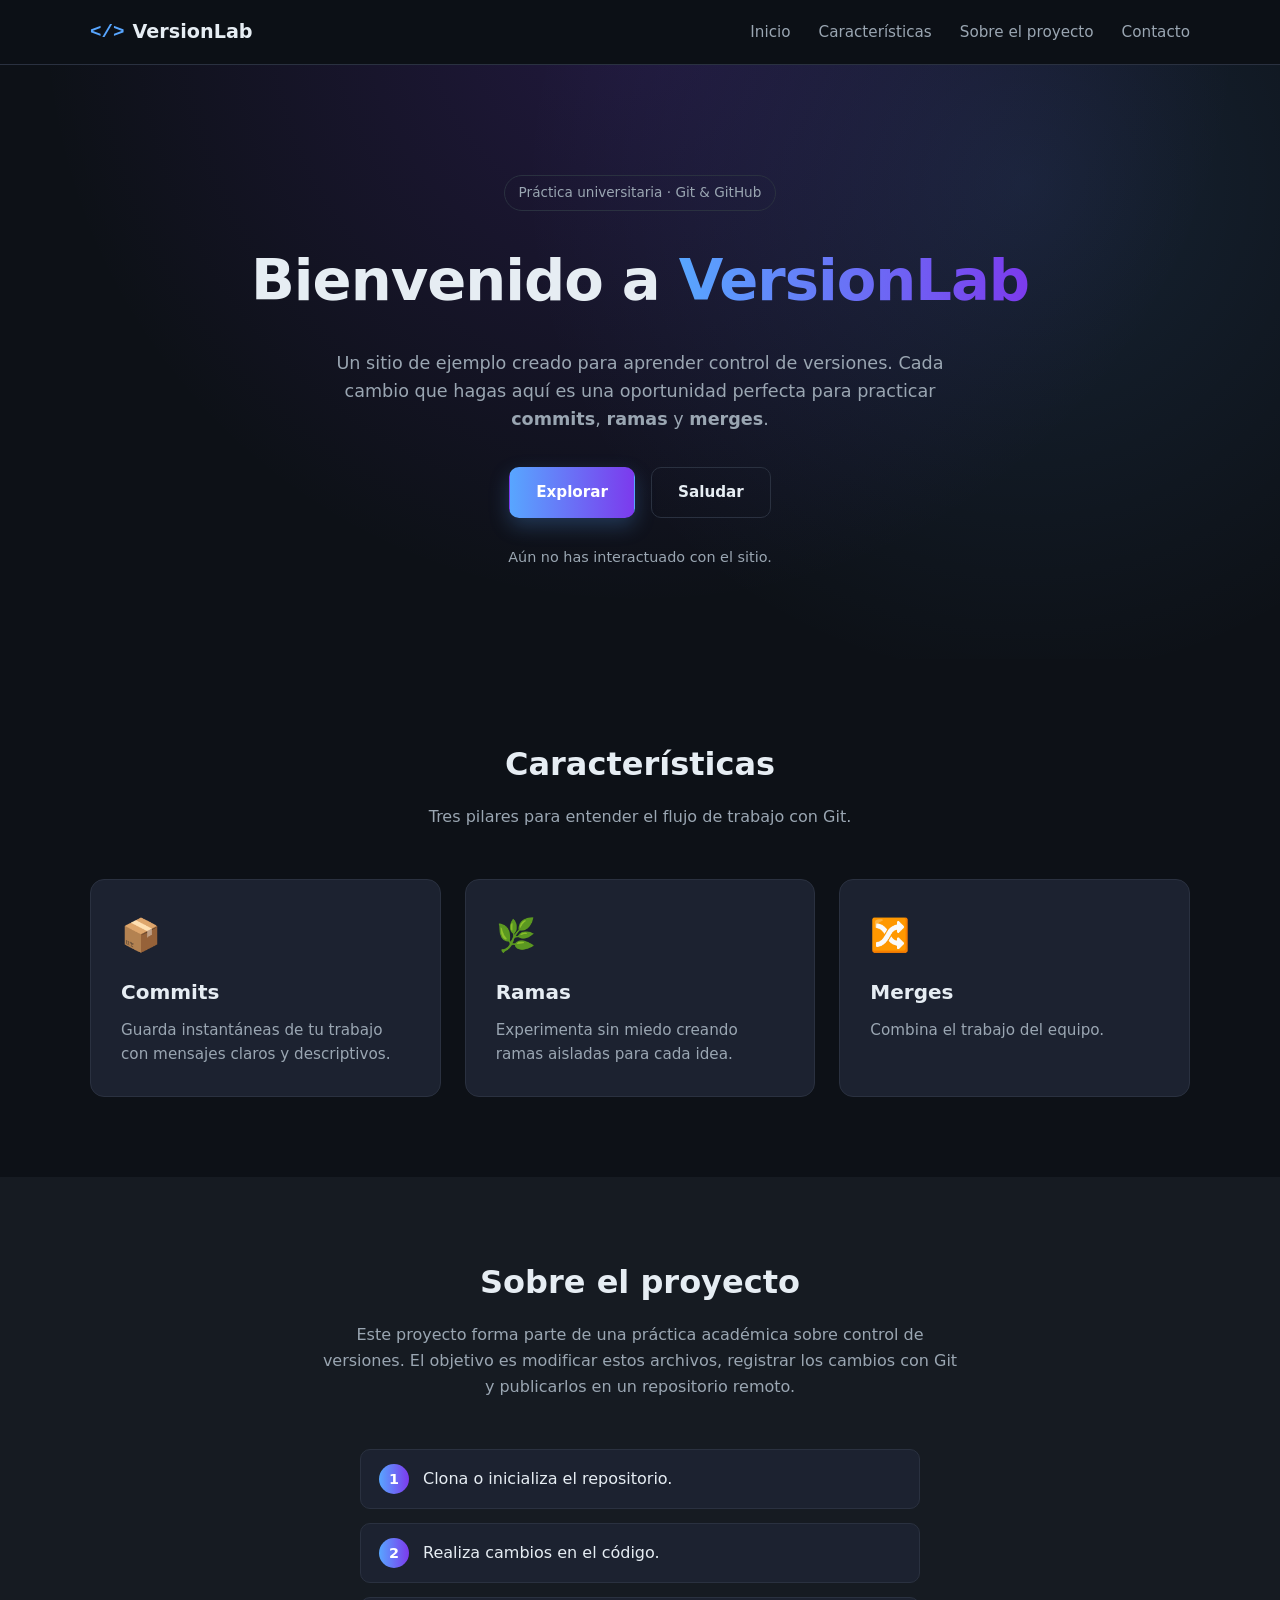
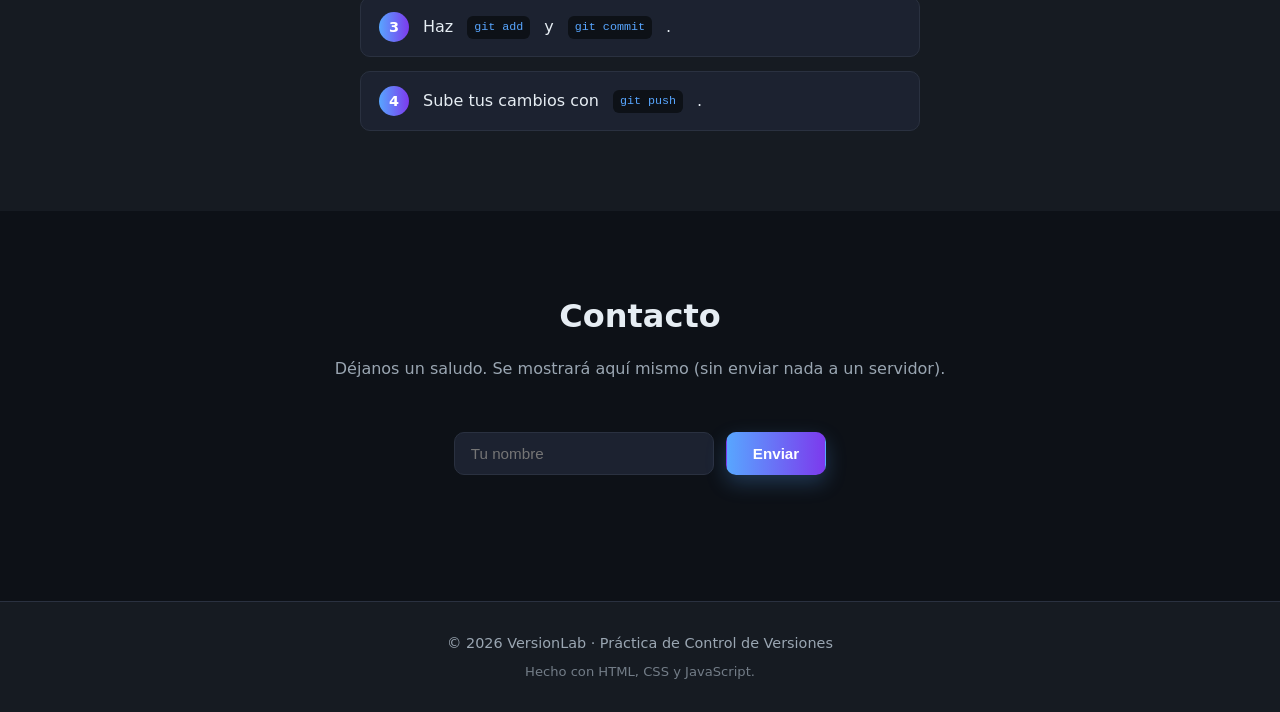
<file: index.html>
<!DOCTYPE html>
<html lang="es">
<head>
  <meta charset="UTF-8">
  <meta name="viewport" content="width=device-width, initial-scale=1.0">
  <title>Práctica de Control de Versiones</title>
  <link rel="stylesheet" href="styles.css">
</head>
<body>
  <header class="header">
    <div class="container header__inner">
      <a href="#inicio" class="logo">
        <span class="logo__icon">&lt;/&gt;</span>
        VersionLab
      </a>
      <nav class="nav" id="nav">
        <ul class="nav__list">
          <li><a href="#inicio" class="nav__link">Inicio</a></li>
          <li><a href="#caracteristicas" class="nav__link">Características</a></li>
          <li><a href="#sobre" class="nav__link">Sobre el proyecto</a></li>
          <li><a href="#contacto" class="nav__link">Contacto</a></li>
        </ul>
      </nav>
      <button class="nav__toggle" id="navToggle" aria-label="Abrir menú">
        <span></span><span></span><span></span>
      </button>
    </div>
  </header>

  <main>
    <section class="hero" id="inicio">
      <div class="container hero__inner">
        <p class="hero__badge">Práctica universitaria · Git &amp; GitHub</p>
        <h1 class="hero__title">
          Bienvenido a <span class="accent">VersionLab</span>
        </h1>
        <p class="hero__text">
          Un sitio de ejemplo creado para aprender control de versiones.
          Cada cambio que hagas aquí es una oportunidad perfecta para practicar
          <strong>commits</strong>, <strong>ramas</strong> y <strong>merges</strong>.
        </p>
        <div class="hero__actions">
          <a href="#caracteristicas" class="btn btn--primary">Explorar</a>
          <a href="#contacto" class="btn btn--ghost">Saludar</a>
        </div>
        <p class="hero__hint" id="counterHint">Aún no has interactuado con el sitio.</p>
      </div>
    </section>

    <section class="features" id="caracteristicas">
      <div class="container">
        <h2 class="section__title">Características</h2>
        <p class="section__subtitle">Tres pilares para entender el flujo de trabajo con Git.</p>
        <div class="grid">
          <article class="card">
            <div class="card__icon">📦</div>
            <h3 class="card__title">Commits</h3>
            <p class="card__text">Guarda instantáneas de tu trabajo con mensajes claros y descriptivos.</p>
          </article>
          <article class="card">
            <div class="card__icon">🌿</div>
            <h3 class="card__title">Ramas</h3>
            <p class="card__text">Experimenta sin miedo creando ramas aisladas para cada idea.</p>
          </article>
          <article class="card">
            <div class="card__icon">🔀</div>
            <h3 class="card__title">Merges</h3>
            <p class="card__text">Combina el trabajo del equipo.</p>
          </article>
        </div>
      </div>
    </section>

    <section class="about" id="sobre">
      <div class="container about__inner">
        <h2 class="section__title">Sobre el proyecto</h2>
        <p class="section__subtitle">
          Este proyecto forma parte de una práctica académica sobre control de versiones.
          El objetivo es modificar estos archivos, registrar los cambios con Git y
          publicarlos en un repositorio remoto.
        </p>
        <ul class="steps">
          <li class="steps__item"><span class="steps__num">1</span> Clona o inicializa el repositorio.</li>
          <li class="steps__item"><span class="steps__num">2</span> Realiza cambios en el código.</li>
          <li class="steps__item"><span class="steps__num">3</span> Haz <code>git add</code> y <code>git commit</code>.</li>
          <li class="steps__item"><span class="steps__num">4</span> Sube tus cambios con <code>git push</code>.</li>
        </ul>
      </div>
    </section>

    <section class="contact" id="contacto">
      <div class="container">
        <h2 class="section__title">Contacto</h2>
        <p class="section__subtitle">Déjanos un saludo. Se mostrará aquí mismo (sin enviar nada a un servidor).</p>
        <form class="form" id="contactForm">
          <input type="text" class="form__input" id="nameInput" placeholder="Tu nombre" required>
          <button type="submit" class="btn btn--primary">Enviar</button>
        </form>
        <p class="form__message" id="formMessage"></p>
      </div>
    </section>
  </main>

  <footer class="footer">
    <div class="container footer__inner">
      <p>&copy; <span id="year"></span> VersionLab · Práctica de Control de Versiones</p>
      <p class="footer__sub">Hecho con HTML, CSS y JavaScript.</p>
    </div>
  </footer>

  <script src="script.js"></script>
</body>
</html>
</file>
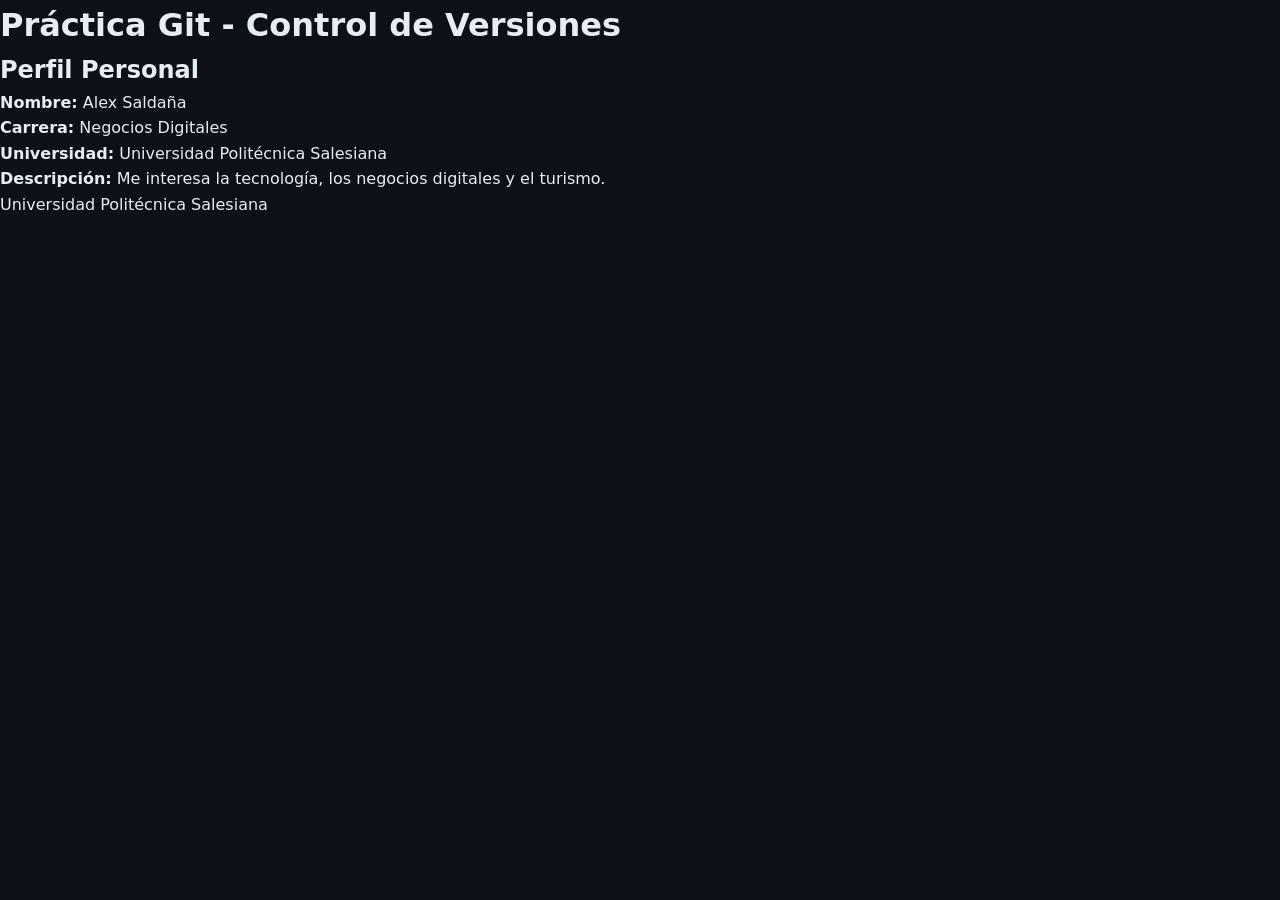
<file: alex.html>
<!DOCTYPE html>
<html lang="es">
<head>
  <meta charset="UTF-8">
  <title>Perfil - Alex Saldaña</title>
  <link rel="stylesheet" href="styles.css">
</head>
<body>
  <header>
    <h1>Práctica Git - Control de Versiones</h1>
  </header>

  <main>
    <h2>Perfil Personal</h2>
    <p><strong>Nombre:</strong> Alex Saldaña</p>
    <p><strong>Carrera:</strong> Negocios Digitales</p>
    <p><strong>Universidad:</strong> Universidad Politécnica Salesiana</p>
    <p><strong>Descripción:</strong> Me interesa la tecnología, los negocios digitales y el turismo.</p>
  </main>

  <footer>
    <p>Universidad Politécnica Salesiana</p>
  </footer>
</body>
</html>
</file>
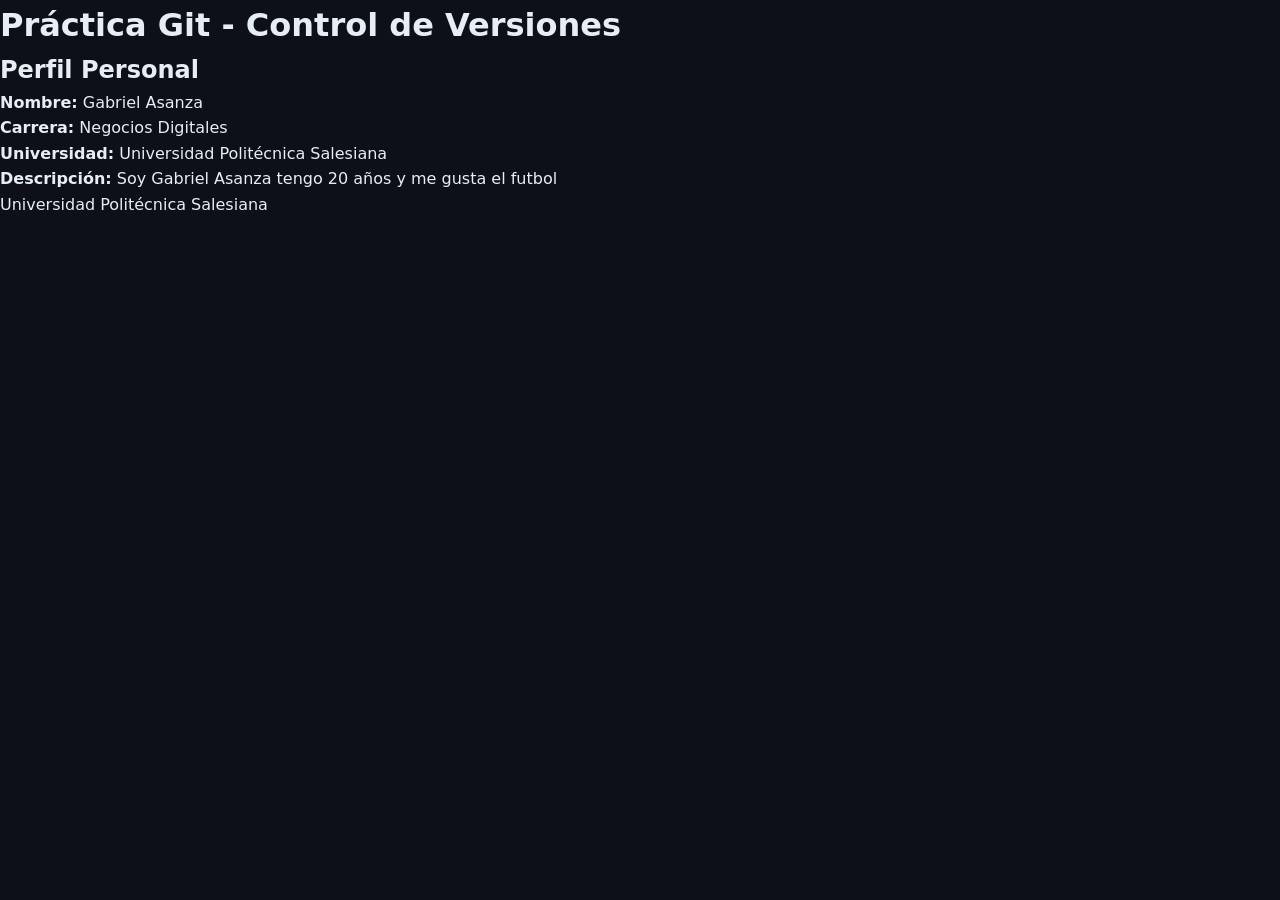
<file: gabriel.html>
<!DOCTYPE html>
<html lang="es">
<head>
    <meta charset="UTF-8">
    <meta name="viewport" content="width=device-width, initial-scale=1.0">
    <title>Perfil - Gabriel Asanza</title>
    <link rel="stylesheet" href="styles.css">
</head>
<body>

    <header>
        <h1>Práctica Git - Control de Versiones</h1>
    </header>

    <main>
        <h2>Perfil Personal</h2>

        <p><strong>Nombre:</strong> Gabriel Asanza</p>

        <p><strong>Carrera:</strong> Negocios Digitales</p>

        <p><strong>Universidad:</strong> Universidad Politécnica Salesiana</p>

        <p><strong>Descripción:</strong> Soy Gabriel Asanza tengo 20 años y me gusta el futbol</p>
    </main>

    <footer>
        <p>Universidad Politécnica Salesiana</p>
    </footer>

</body>
</html>
</file>
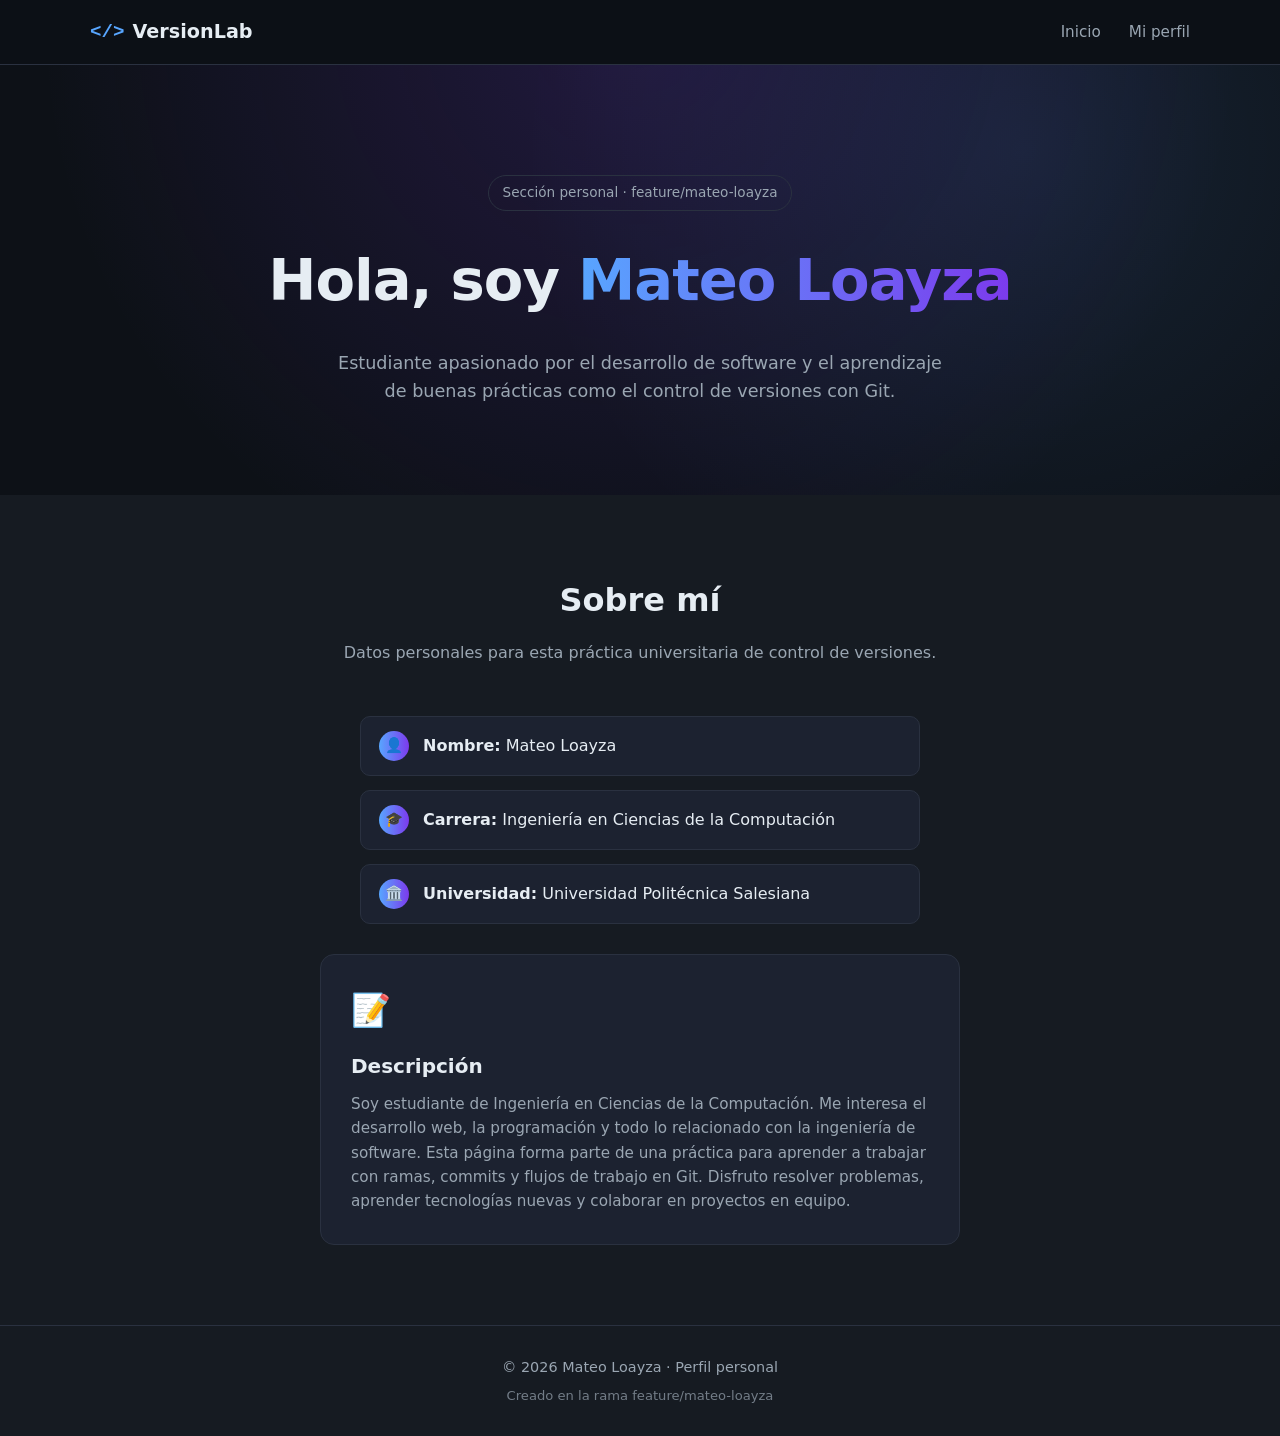
<file: mateo.html>
<!DOCTYPE html>
<html lang="es">
<head>
  <meta charset="UTF-8">
  <meta name="viewport" content="width=device-width, initial-scale=1.0">
  <title>Perfil personal · Mateo Loayza</title>
  <link rel="stylesheet" href="styles.css">
</head>
<body>
  <header class="header">
    <div class="container header__inner">
      <a href="index.html" class="logo">
        <span class="logo__icon">&lt;/&gt;</span>
        VersionLab
      </a>
      <nav class="nav" id="nav">
        <ul class="nav__list">
          <li><a href="index.html" class="nav__link">Inicio</a></li>
          <li><a href="mateo.html" class="nav__link">Mi perfil</a></li>
        </ul>
      </nav>
    </div>
  </header>

  <main>
    <section class="hero" id="perfil">
      <div class="container hero__inner">
        <p class="hero__badge">Sección personal · feature/mateo-loayza</p>
        <h1 class="hero__title">Hola, soy <span class="accent">Mateo Loayza</span></h1>
        <p class="hero__text">
          Estudiante apasionado por el desarrollo de software y el aprendizaje
          de buenas prácticas como el control de versiones con Git.
        </p>
      </div>
    </section>

    <section class="about" id="sobre-mi">
      <div class="container about__inner">
        <h2 class="section__title">Sobre mí</h2>
        <p class="section__subtitle">
          Datos personales para esta práctica universitaria de control de versiones.
        </p>

        <ul class="steps">
          <li class="steps__item">
            <span class="steps__num">👤</span>
            <span><strong>Nombre:</strong> Mateo Loayza</span>
          </li>
          <li class="steps__item">
            <span class="steps__num">🎓</span>
            <span><strong>Carrera:</strong> Ingeniería en Ciencias de la Computación</span>
          </li>
          <li class="steps__item">
            <span class="steps__num">🏛️</span>
            <span><strong>Universidad:</strong> Universidad Politécnica Salesiana</span>
          </li>
        </ul>

        <div class="card" style="max-width:640px; margin:30px auto 0;">
          <div class="card__icon">📝</div>
          <h3 class="card__title">Descripción</h3>
          <p class="card__text">
            Soy estudiante de Ingeniería en Ciencias de la Computación. Me interesa
            el desarrollo web, la programación y todo lo relacionado con la
            ingeniería de software. Esta página forma parte de una práctica para
            aprender a trabajar con ramas, commits y flujos de trabajo en Git.
            Disfruto resolver problemas, aprender tecnologías nuevas y colaborar
            en proyectos en equipo.
          </p>
        </div>
      </div>
    </section>
  </main>

  <footer class="footer">
    <div class="container footer__inner">
      <p>&copy; 2026 Mateo Loayza · Perfil personal</p>
      <p class="footer__sub">Creado en la rama feature/mateo-loayza</p>
    </div>
  </footer>
</body>
</html>
</file>
<file: styles.css>
/* ===== Variables y reset ===== */
:root {
  --bg: #0d1117;
  --bg-soft: #161b22;
  --bg-card: #1c2230;
  --border: #2a3140;
  --text: #e6edf3;
  --text-dim: #9aa6b2;
  --accent: #58a6ff;
  --accent-2: #7c3aed;
  --radius: 14px;
  --shadow: 0 10px 30px rgba(0, 0, 0, 0.45);
  --transition: 0.25s ease;
}

* {
  margin: 0;
  padding: 0;
  box-sizing: border-box;
}

html {
  scroll-behavior: smooth;
}

body {
  font-family: "Segoe UI", system-ui, -apple-system, sans-serif;
  background: var(--bg);
  color: var(--text);
  line-height: 1.6;
}

.container {
  width: min(1100px, 90%);
  margin: 0 auto;
}

a {
  text-decoration: none;
  color: inherit;
}

.accent {
  background: linear-gradient(90deg, var(--accent), var(--accent-2));
  -webkit-background-clip: text;
  background-clip: text;
  color: transparent;
}

/* ===== Header ===== */
.header {
  position: sticky;
  top: 0;
  z-index: 50;
  background: rgba(13, 17, 23, 0.8);
  backdrop-filter: blur(10px);
  border-bottom: 1px solid var(--border);
}

.header__inner {
  display: flex;
  align-items: center;
  justify-content: space-between;
  height: 64px;
}

.logo {
  display: flex;
  align-items: center;
  gap: 8px;
  font-weight: 700;
  font-size: 1.2rem;
}

.logo__icon {
  color: var(--accent);
  font-family: monospace;
}

.nav__list {
  display: flex;
  gap: 28px;
  list-style: none;
}

.nav__link {
  color: var(--text-dim);
  font-size: 0.95rem;
  transition: color var(--transition);
}

.nav__link:hover {
  color: var(--text);
}

.nav__toggle {
  display: none;
  flex-direction: column;
  gap: 5px;
  background: none;
  border: none;
  cursor: pointer;
}

.nav__toggle span {
  width: 24px;
  height: 2px;
  background: var(--text);
  transition: var(--transition);
}

/* ===== Hero ===== */
.hero {
  padding: 110px 0 90px;
  text-align: center;
  background:
    radial-gradient(600px circle at 50% -10%, rgba(124, 58, 237, 0.18), transparent),
    radial-gradient(500px circle at 80% 20%, rgba(88, 166, 255, 0.12), transparent);
}

.hero__badge {
  display: inline-block;
  padding: 6px 14px;
  border: 1px solid var(--border);
  border-radius: 999px;
  font-size: 0.85rem;
  color: var(--text-dim);
  margin-bottom: 24px;
}

.hero__title {
  font-size: clamp(2.2rem, 6vw, 3.6rem);
  font-weight: 800;
  letter-spacing: -1px;
}

.hero__text {
  max-width: 620px;
  margin: 22px auto 0;
  color: var(--text-dim);
  font-size: 1.1rem;
}

.hero__actions {
  margin-top: 34px;
  display: flex;
  gap: 16px;
  justify-content: center;
  flex-wrap: wrap;
}

.hero__hint {
  margin-top: 28px;
  font-size: 0.9rem;
  color: var(--text-dim);
}

/* ===== Botones ===== */
.btn {
  display: inline-block;
  padding: 12px 26px;
  border-radius: 10px;
  font-weight: 600;
  font-size: 0.95rem;
  cursor: pointer;
  border: 1px solid transparent;
  transition: transform var(--transition), box-shadow var(--transition), background var(--transition);
}

.btn:hover {
  transform: translateY(-2px);
}

.btn--primary {
  background: linear-gradient(90deg, var(--accent), var(--accent-2));
  color: #fff;
  box-shadow: 0 8px 20px rgba(88, 166, 255, 0.25);
}

.btn--ghost {
  background: transparent;
  border-color: var(--border);
  color: var(--text);
}

.btn--ghost:hover {
  background: var(--bg-soft);
}

/* ===== Secciones ===== */
section {
  padding: 80px 0;
}

.section__title {
  font-size: 2rem;
  text-align: center;
  font-weight: 700;
}

.section__subtitle {
  text-align: center;
  color: var(--text-dim);
  max-width: 640px;
  margin: 14px auto 50px;
}

/* ===== Grid de tarjetas ===== */
.grid {
  display: grid;
  grid-template-columns: repeat(auto-fit, minmax(250px, 1fr));
  gap: 24px;
}

.card {
  background: var(--bg-card);
  border: 1px solid var(--border);
  border-radius: var(--radius);
  padding: 30px;
  transition: transform var(--transition), border-color var(--transition);
}

.card:hover {
  transform: translateY(-6px);
  border-color: var(--accent);
  box-shadow: var(--shadow);
}

.card__icon {
  font-size: 2rem;
  margin-bottom: 14px;
}

.card__title {
  font-size: 1.25rem;
  margin-bottom: 10px;
}

.card__text {
  color: var(--text-dim);
  font-size: 0.95rem;
}

/* ===== Sobre el proyecto ===== */
.about {
  background: var(--bg-soft);
}

.steps {
  list-style: none;
  max-width: 560px;
  margin: 10px auto 0;
  display: grid;
  gap: 14px;
}

.steps__item {
  display: flex;
  align-items: center;
  gap: 14px;
  background: var(--bg-card);
  border: 1px solid var(--border);
  padding: 14px 18px;
  border-radius: 10px;
}

.steps__num {
  flex-shrink: 0;
  width: 30px;
  height: 30px;
  display: grid;
  place-items: center;
  border-radius: 50%;
  background: linear-gradient(90deg, var(--accent), var(--accent-2));
  font-weight: 700;
  font-size: 0.9rem;
  color: #fff;
}

code {
  background: var(--bg);
  padding: 2px 7px;
  border-radius: 6px;
  font-size: 0.9em;
  color: var(--accent);
}

/* ===== Contacto ===== */
.form {
  display: flex;
  gap: 12px;
  justify-content: center;
  flex-wrap: wrap;
}

.form__input {
  padding: 12px 16px;
  border-radius: 10px;
  border: 1px solid var(--border);
  background: var(--bg-card);
  color: var(--text);
  font-size: 0.95rem;
  min-width: 260px;
  outline: none;
  transition: border-color var(--transition);
}

.form__input:focus {
  border-color: var(--accent);
}

.form__message {
  text-align: center;
  margin-top: 22px;
  color: var(--accent);
  font-weight: 600;
  min-height: 24px;
}

/* ===== Footer ===== */
.footer {
  border-top: 1px solid var(--border);
  background: var(--bg-soft);
  padding: 30px 0;
}

.footer__inner {
  text-align: center;
  color: var(--text-dim);
  font-size: 0.9rem;
}

.footer__sub {
  margin-top: 6px;
  font-size: 0.82rem;
  opacity: 0.7;
}

/* ===== Responsive ===== */
@media (max-width: 720px) {
  .nav {
    position: absolute;
    top: 64px;
    left: 0;
    right: 0;
    background: var(--bg-soft);
    border-bottom: 1px solid var(--border);
    transform: translateY(-150%);
    transition: transform var(--transition);
  }

  .nav.is-open {
    transform: translateY(0);
  }

  .nav__list {
    flex-direction: column;
    gap: 0;
    padding: 10px 5%;
  }

  .nav__link {
    display: block;
    padding: 14px 0;
    border-bottom: 1px solid var(--border);
  }

  .nav__toggle {
    display: flex;
  }
}
</file>
